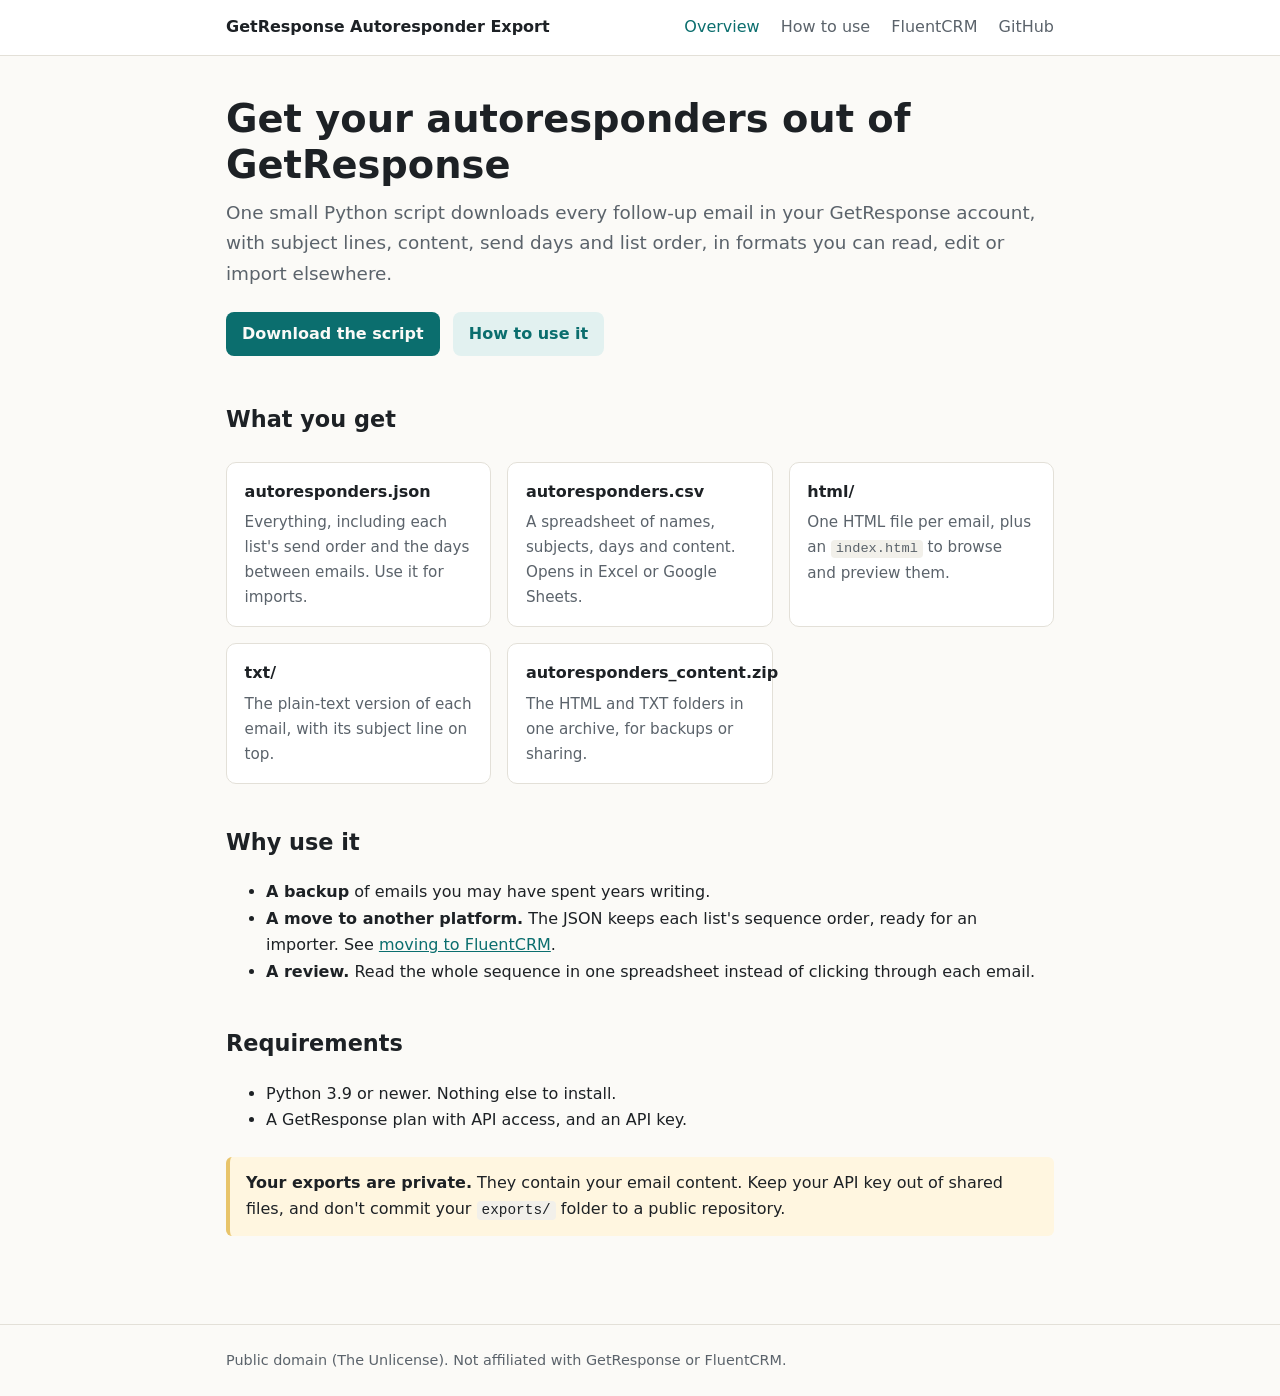
<file: docs/index.html>
<!doctype html>
<html lang="en">
<head>
<meta charset="utf-8">
<meta name="viewport" content="width=device-width, initial-scale=1">
<title>Autoresponder Export</title>
<meta name="description" content="Download all your GetResponse autoresponders as JSON, CSV, HTML, TXT and ZIP.">
<link rel="stylesheet" href="style.css">
</head>
<body>
<header class="site"><div class="wrap">
  <a class="brand" href="index.html">GetResponse Autoresponder Export</a>
  <nav>
    <a href="index.html" aria-current="page">Overview</a>
    <a href="usage.html">How to use</a>
    <a href="fluentcrm.html">FluentCRM</a>
    <a href="https://github.com/bignall/getresponse-autoresponder-export">GitHub</a>
  </nav>
</div></header>
<main><div class="wrap">

<h1>Get your autoresponders out of GetResponse</h1>
<p class="lead">One small Python script downloads every follow-up email in your GetResponse account, with subject lines, content, send days and list order, in formats you can read, edit or import elsewhere.</p>
<p>
  <a class="button" href="https://raw.githubusercontent.com/bignall/getresponse-autoresponder-export/main/export_autoresponders.py" download>Download the script</a>
  <a class="button secondary" href="usage.html">How to use it</a>
</p>

<h2>What you get</h2>
<div class="cards">
  <div class="card"><h3>autoresponders.json</h3><p>Everything, including each list's send order and the days between emails. Use it for imports.</p></div>
  <div class="card"><h3>autoresponders.csv</h3><p>A spreadsheet of names, subjects, days and content. Opens in Excel or Google Sheets.</p></div>
  <div class="card"><h3>html/</h3><p>One HTML file per email, plus an <code>index.html</code> to browse and preview them.</p></div>
  <div class="card"><h3>txt/</h3><p>The plain-text version of each email, with its subject line on top.</p></div>
  <div class="card"><h3>autoresponders_content.zip</h3><p>The HTML and TXT folders in one archive, for backups or sharing.</p></div>
</div>

<h2>Why use it</h2>
<ul>
  <li><strong>A backup</strong> of emails you may have spent years writing.</li>
  <li><strong>A move to another platform.</strong> The JSON keeps each list's sequence order, ready for an importer. See <a href="fluentcrm.html">moving to FluentCRM</a>.</li>
  <li><strong>A review.</strong> Read the whole sequence in one spreadsheet instead of clicking through each email.</li>
</ul>

<h2>Requirements</h2>
<ul>
  <li>Python 3.9 or newer. Nothing else to install.</li>
  <li>A GetResponse plan with API access, and an API key.</li>
</ul>

<div class="note"><strong>Your exports are private.</strong> They contain your email content. Keep your API key out of shared files, and don't commit your <code>exports/</code> folder to a public repository.</div>
</div></main>
<footer><div class="wrap">Public domain (The Unlicense). Not affiliated with GetResponse or FluentCRM.</div></footer>
</body>
</html>
</file>
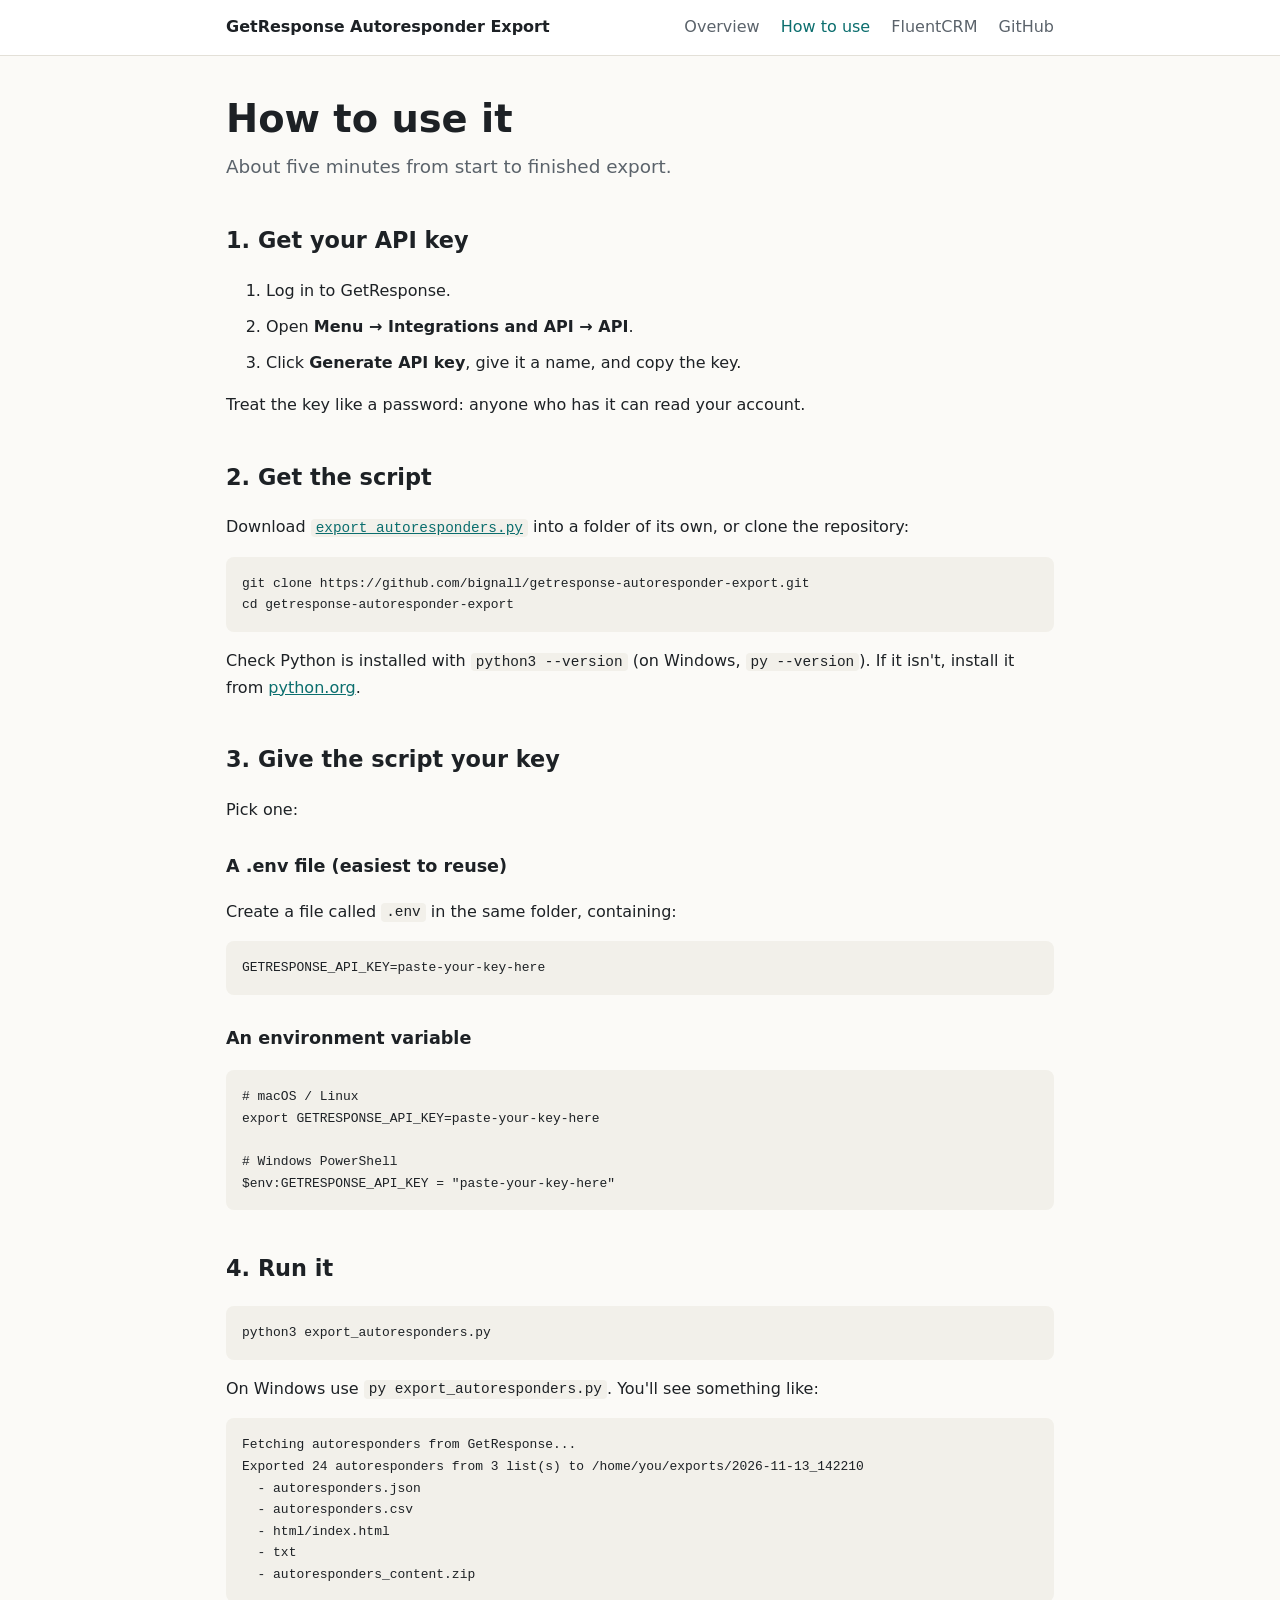
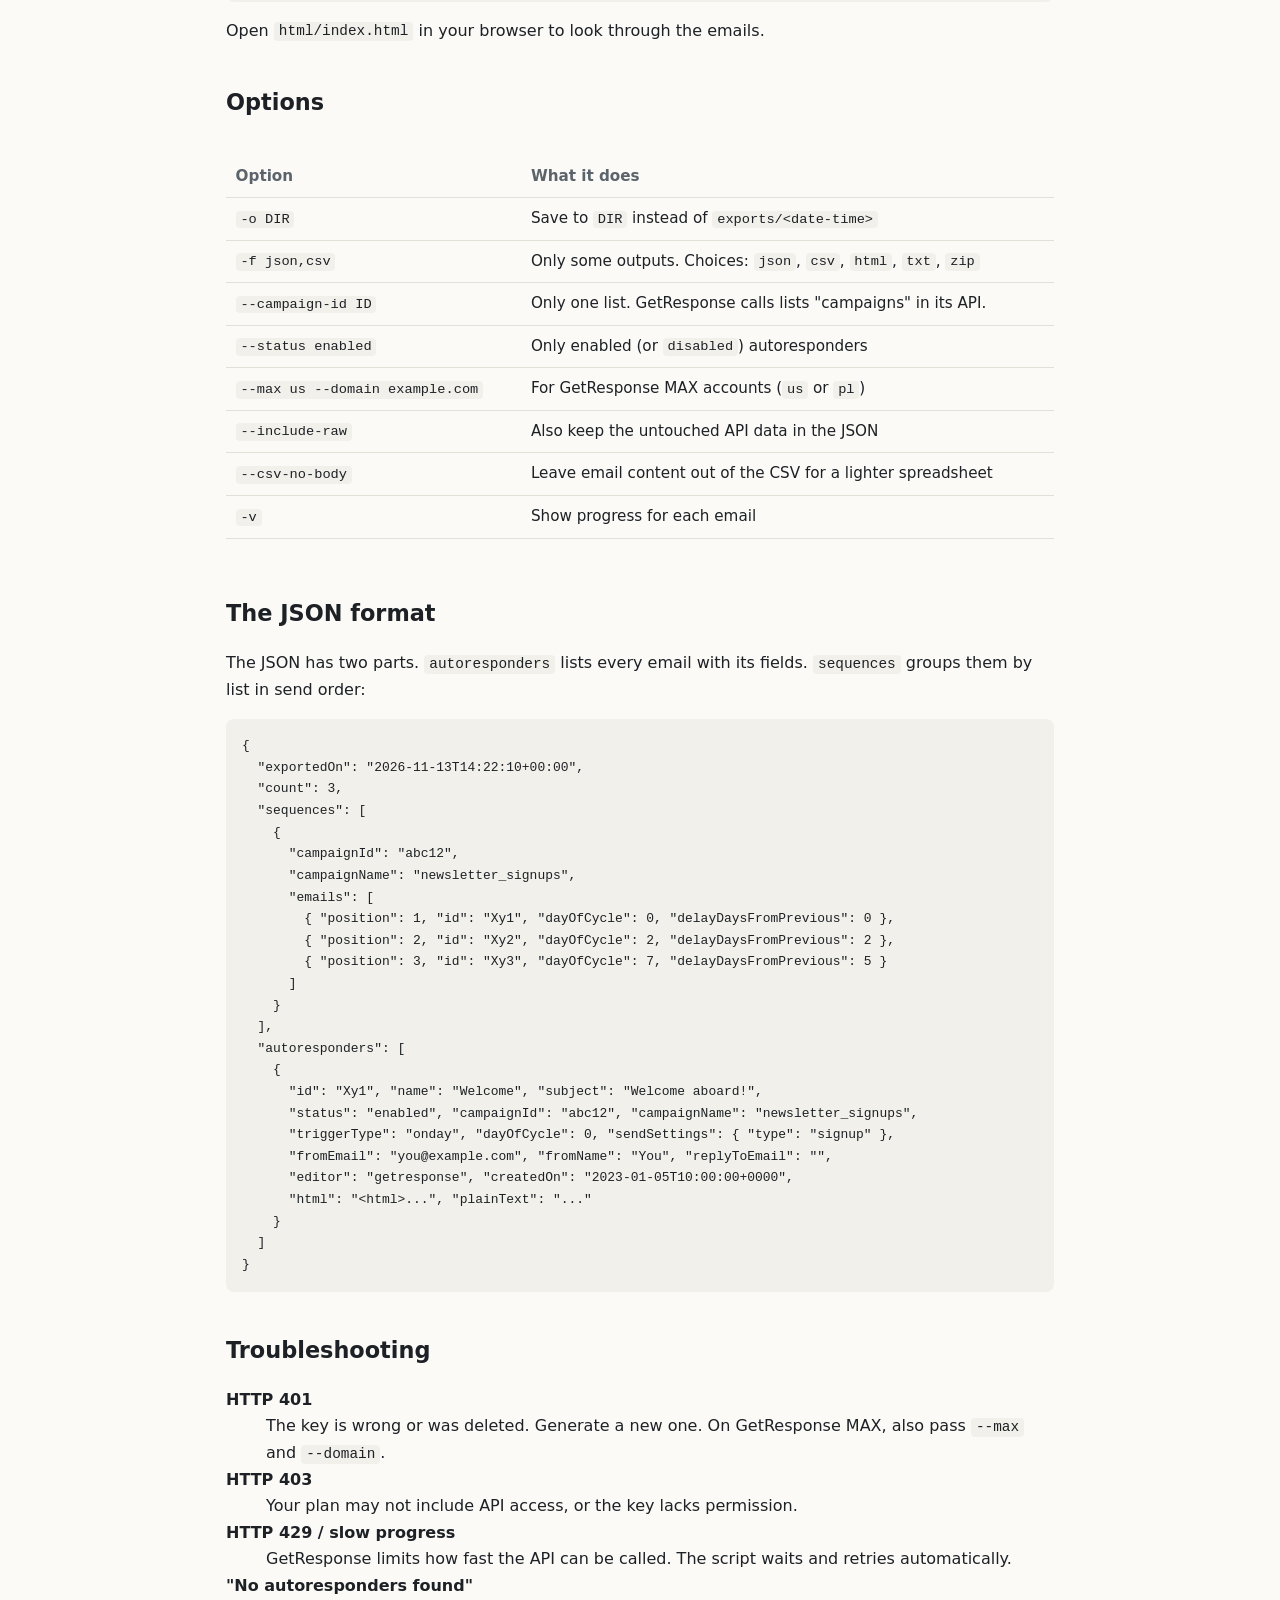
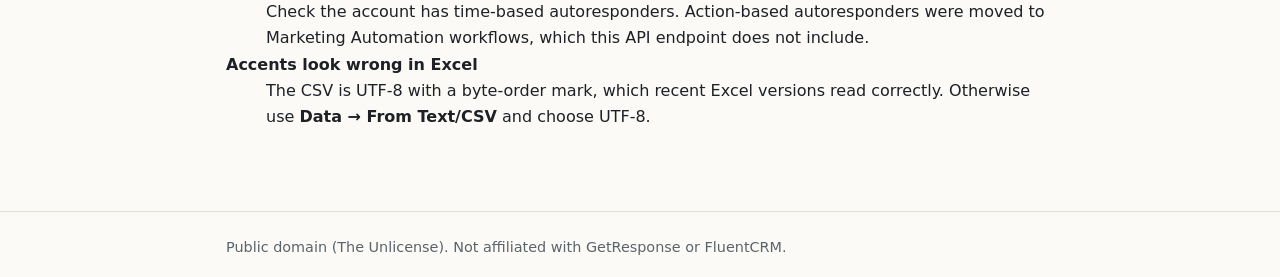
<file: docs/usage.html>
<!doctype html>
<html lang="en">
<head>
<meta charset="utf-8">
<meta name="viewport" content="width=device-width, initial-scale=1">
<title>How to Use</title>
<meta name="description" content="Step-by-step instructions for exporting GetResponse autoresponders.">
<link rel="stylesheet" href="style.css">
</head>
<body>
<header class="site"><div class="wrap">
  <a class="brand" href="index.html">GetResponse Autoresponder Export</a>
  <nav>
    <a href="index.html">Overview</a>
    <a href="usage.html" aria-current="page">How to use</a>
    <a href="fluentcrm.html">FluentCRM</a>
    <a href="https://github.com/bignall/getresponse-autoresponder-export">GitHub</a>
  </nav>
</div></header>
<main><div class="wrap">

<h1>How to use it</h1>
<p class="lead">About five minutes from start to finished export.</p>

<h2>1. Get your API key</h2>
<ol class="steps">
  <li>Log in to GetResponse.</li>
  <li>Open <strong>Menu → Integrations and API → API</strong>.</li>
  <li>Click <strong>Generate API key</strong>, give it a name, and copy the key.</li>
</ol>
<p>Treat the key like a password: anyone who has it can read your account.</p>

<h2>2. Get the script</h2>
<p>Download <a href="https://raw.githubusercontent.com/bignall/getresponse-autoresponder-export/main/export_autoresponders.py" download><code>export_autoresponders.py</code></a> into a folder of its own, or clone the repository:</p>
<pre><code>git clone https://github.com/bignall/getresponse-autoresponder-export.git
cd getresponse-autoresponder-export</code></pre>
<p>Check Python is installed with <code>python3 --version</code> (on Windows, <code>py --version</code>). If it isn't, install it from <a href="https://www.python.org/downloads/">python.org</a>.</p>

<h2>3. Give the script your key</h2>
<p>Pick one:</p>
<h3>A .env file (easiest to reuse)</h3>
<p>Create a file called <code>.env</code> in the same folder, containing:</p>
<pre><code>GETRESPONSE_API_KEY=paste-your-key-here</code></pre>
<h3>An environment variable</h3>
<pre><code># macOS / Linux
export GETRESPONSE_API_KEY=paste-your-key-here

# Windows PowerShell
$env:GETRESPONSE_API_KEY = "paste-your-key-here"</code></pre>

<h2>4. Run it</h2>
<pre><code>python3 export_autoresponders.py</code></pre>
<p>On Windows use <code>py export_autoresponders.py</code>. You'll see something like:</p>
<pre><code>Fetching autoresponders from GetResponse...
Exported 24 autoresponders from 3 list(s) to /home/you/exports/2026-11-13_142210
  - autoresponders.json
  - autoresponders.csv
  - html/index.html
  - txt
  - autoresponders_content.zip</code></pre>
<p>Open <code>html/index.html</code> in your browser to look through the emails.</p>

<h2>Options</h2>
<div class="table-scroll"><table>
<thead><tr><th>Option</th><th>What it does</th></tr></thead>
<tbody>
<tr><td><code>-o DIR</code></td><td>Save to <code>DIR</code> instead of <code>exports/&lt;date-time&gt;</code></td></tr>
<tr><td><code>-f json,csv</code></td><td>Only some outputs. Choices: <code>json</code>, <code>csv</code>, <code>html</code>, <code>txt</code>, <code>zip</code></td></tr>
<tr><td><code>--campaign-id ID</code></td><td>Only one list. GetResponse calls lists "campaigns" in its API.</td></tr>
<tr><td><code>--status enabled</code></td><td>Only enabled (or <code>disabled</code>) autoresponders</td></tr>
<tr><td><code>--max us --domain example.com</code></td><td>For GetResponse MAX accounts (<code>us</code> or <code>pl</code>)</td></tr>
<tr><td><code>--include-raw</code></td><td>Also keep the untouched API data in the JSON</td></tr>
<tr><td><code>--csv-no-body</code></td><td>Leave email content out of the CSV for a lighter spreadsheet</td></tr>
<tr><td><code>-v</code></td><td>Show progress for each email</td></tr>
</tbody></table></div>

<h2>The JSON format</h2>
<p>The JSON has two parts. <code>autoresponders</code> lists every email with its fields. <code>sequences</code> groups them by list in send order:</p>
<pre><code>{
  "exportedOn": "2026-11-13T14:22:10+00:00",
  "count": 3,
  "sequences": [
    {
      "campaignId": "abc12",
      "campaignName": "newsletter_signups",
      "emails": [
        { "position": 1, "id": "Xy1", "dayOfCycle": 0, "delayDaysFromPrevious": 0 },
        { "position": 2, "id": "Xy2", "dayOfCycle": 2, "delayDaysFromPrevious": 2 },
        { "position": 3, "id": "Xy3", "dayOfCycle": 7, "delayDaysFromPrevious": 5 }
      ]
    }
  ],
  "autoresponders": [
    {
      "id": "Xy1", "name": "Welcome", "subject": "Welcome aboard!",
      "status": "enabled", "campaignId": "abc12", "campaignName": "newsletter_signups",
      "triggerType": "onday", "dayOfCycle": 0, "sendSettings": { "type": "signup" },
      "fromEmail": "you@example.com", "fromName": "You", "replyToEmail": "",
      "editor": "getresponse", "createdOn": "2023-01-05T10:00:00+0000",
      "html": "&lt;html&gt;...", "plainText": "..."
    }
  ]
}</code></pre>

<h2>Troubleshooting</h2>
<dl>
  <dt><strong>HTTP 401</strong></dt>
  <dd>The key is wrong or was deleted. Generate a new one. On GetResponse MAX, also pass <code>--max</code> and <code>--domain</code>.</dd>
  <dt><strong>HTTP 403</strong></dt>
  <dd>Your plan may not include API access, or the key lacks permission.</dd>
  <dt><strong>HTTP 429 / slow progress</strong></dt>
  <dd>GetResponse limits how fast the API can be called. The script waits and retries automatically.</dd>
  <dt><strong>"No autoresponders found"</strong></dt>
  <dd>Check the account has time-based autoresponders. Action-based autoresponders were moved to Marketing Automation workflows, which this API endpoint does not include.</dd>
  <dt><strong>Accents look wrong in Excel</strong></dt>
  <dd>The CSV is UTF-8 with a byte-order mark, which recent Excel versions read correctly. Otherwise use <strong>Data → From Text/CSV</strong> and choose UTF-8.</dd>
</dl>
</div></main>
<footer><div class="wrap">Public domain (The Unlicense). Not affiliated with GetResponse or FluentCRM.</div></footer>
</body>
</html>
</file>
<file: docs/style.css>
:root {
  --bg: #fbfaf7;
  --surface: #ffffff;
  --text: #1d2125;
  --muted: #5b636b;
  --border: #e3e0d8;
  --accent: #0b6e6e;
  --accent-soft: #e2f1f0;
  --code-bg: #f2f0ea;
  --warn-bg: #fff6e0;
  --warn-border: #e8c46a;
}
@media (prefers-color-scheme: dark) {
  :root {
    --bg: #15181b;
    --surface: #1d2125;
    --text: #e8e6e1;
    --muted: #a3aab1;
    --border: #2f353b;
    --accent: #5cc8c3;
    --accent-soft: #1b3433;
    --code-bg: #262b30;
    --warn-bg: #2e2816;
    --warn-border: #8a6d22;
  }
}
* { box-sizing: border-box; }
body {
  margin: 0;
  background: var(--bg);
  color: var(--text);
  font: 16px/1.65 system-ui, -apple-system, "Segoe UI", sans-serif;
}
.wrap { max-width: 860px; margin: 0 auto; padding: 0 16px; }
header.site {
  border-bottom: 1px solid var(--border);
  background: var(--surface);
}
header.site .wrap {
  display: flex; flex-wrap: wrap; gap: .5rem 1.5rem;
  align-items: center; justify-content: space-between; padding: .9rem 16px;
}
header.site .brand { font-weight: 700; color: var(--text); text-decoration: none; }
nav a { color: var(--muted); text-decoration: none; margin-right: 1rem; }
nav a:last-child { margin-right: 0; }
nav a[aria-current="page"], nav a:hover { color: var(--accent); }
main { padding: 2.5rem 0 4rem; }
h1 { font-size: clamp(1.8rem, 4vw, 2.4rem); line-height: 1.2; margin: 0 0 .6rem; }
h2 { margin-top: 2.5rem; font-size: 1.4rem; }
h3 { margin-top: 1.8rem; font-size: 1.1rem; }
.lead { font-size: 1.15rem; color: var(--muted); margin-top: 0; }
a { color: var(--accent); }
code, pre { font-family: ui-monospace, "SF Mono", Menlo, Consolas, monospace; font-size: .9em; }
code { background: var(--code-bg); padding: .1em .35em; border-radius: 4px; }
pre {
  background: var(--code-bg); padding: 1rem; border-radius: 8px;
  overflow-x: auto; line-height: 1.5;
}
pre code { background: none; padding: 0; }
.cards { display: grid; grid-template-columns: repeat(auto-fit, minmax(220px, 1fr)); gap: 1rem; margin: 1.5rem 0; }
.card {
  background: var(--surface); border: 1px solid var(--border);
  border-radius: 10px; padding: 1rem 1.1rem;
}
.card h3 { margin: 0 0 .3rem; font-size: 1rem; }
.card p { margin: 0; color: var(--muted); font-size: .95rem; }
.button {
  display: inline-block; background: var(--accent); color: var(--bg);
  padding: .55rem 1rem; border-radius: 8px; text-decoration: none; font-weight: 600;
  margin: .3rem .5rem .3rem 0;
}
.button.secondary { background: var(--accent-soft); color: var(--accent); }
.note {
  background: var(--warn-bg); border-left: 4px solid var(--warn-border);
  padding: .8rem 1rem; border-radius: 6px; margin: 1.5rem 0;
}
.table-scroll { overflow-x: auto; }
table { border-collapse: collapse; width: 100%; margin: 1rem 0; font-size: .95rem; }
th, td { text-align: left; padding: .5rem .6rem; border-bottom: 1px solid var(--border); vertical-align: top; }
th { color: var(--muted); font-weight: 600; }
ol.steps li { margin-bottom: .6rem; }
footer { border-top: 1px solid var(--border); color: var(--muted); font-size: .9rem; padding: 1.5rem 0; }
</file>
